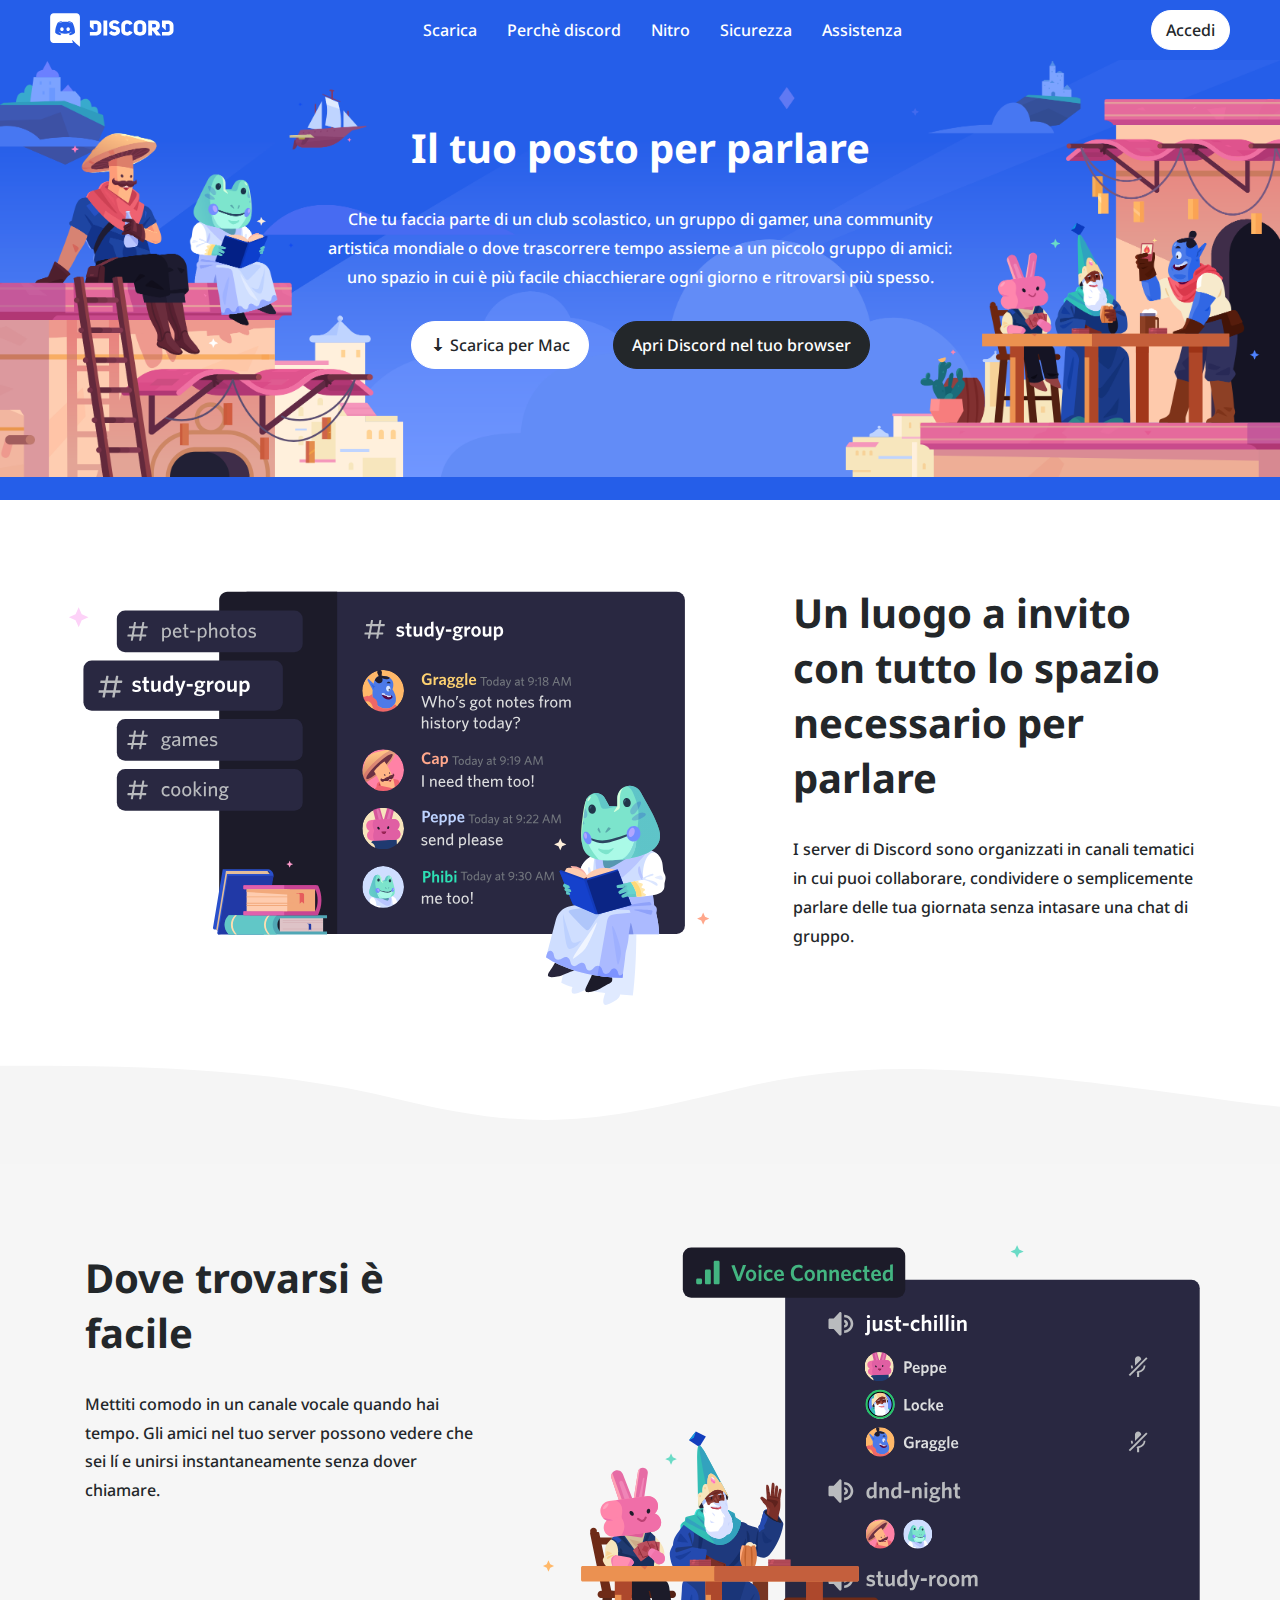
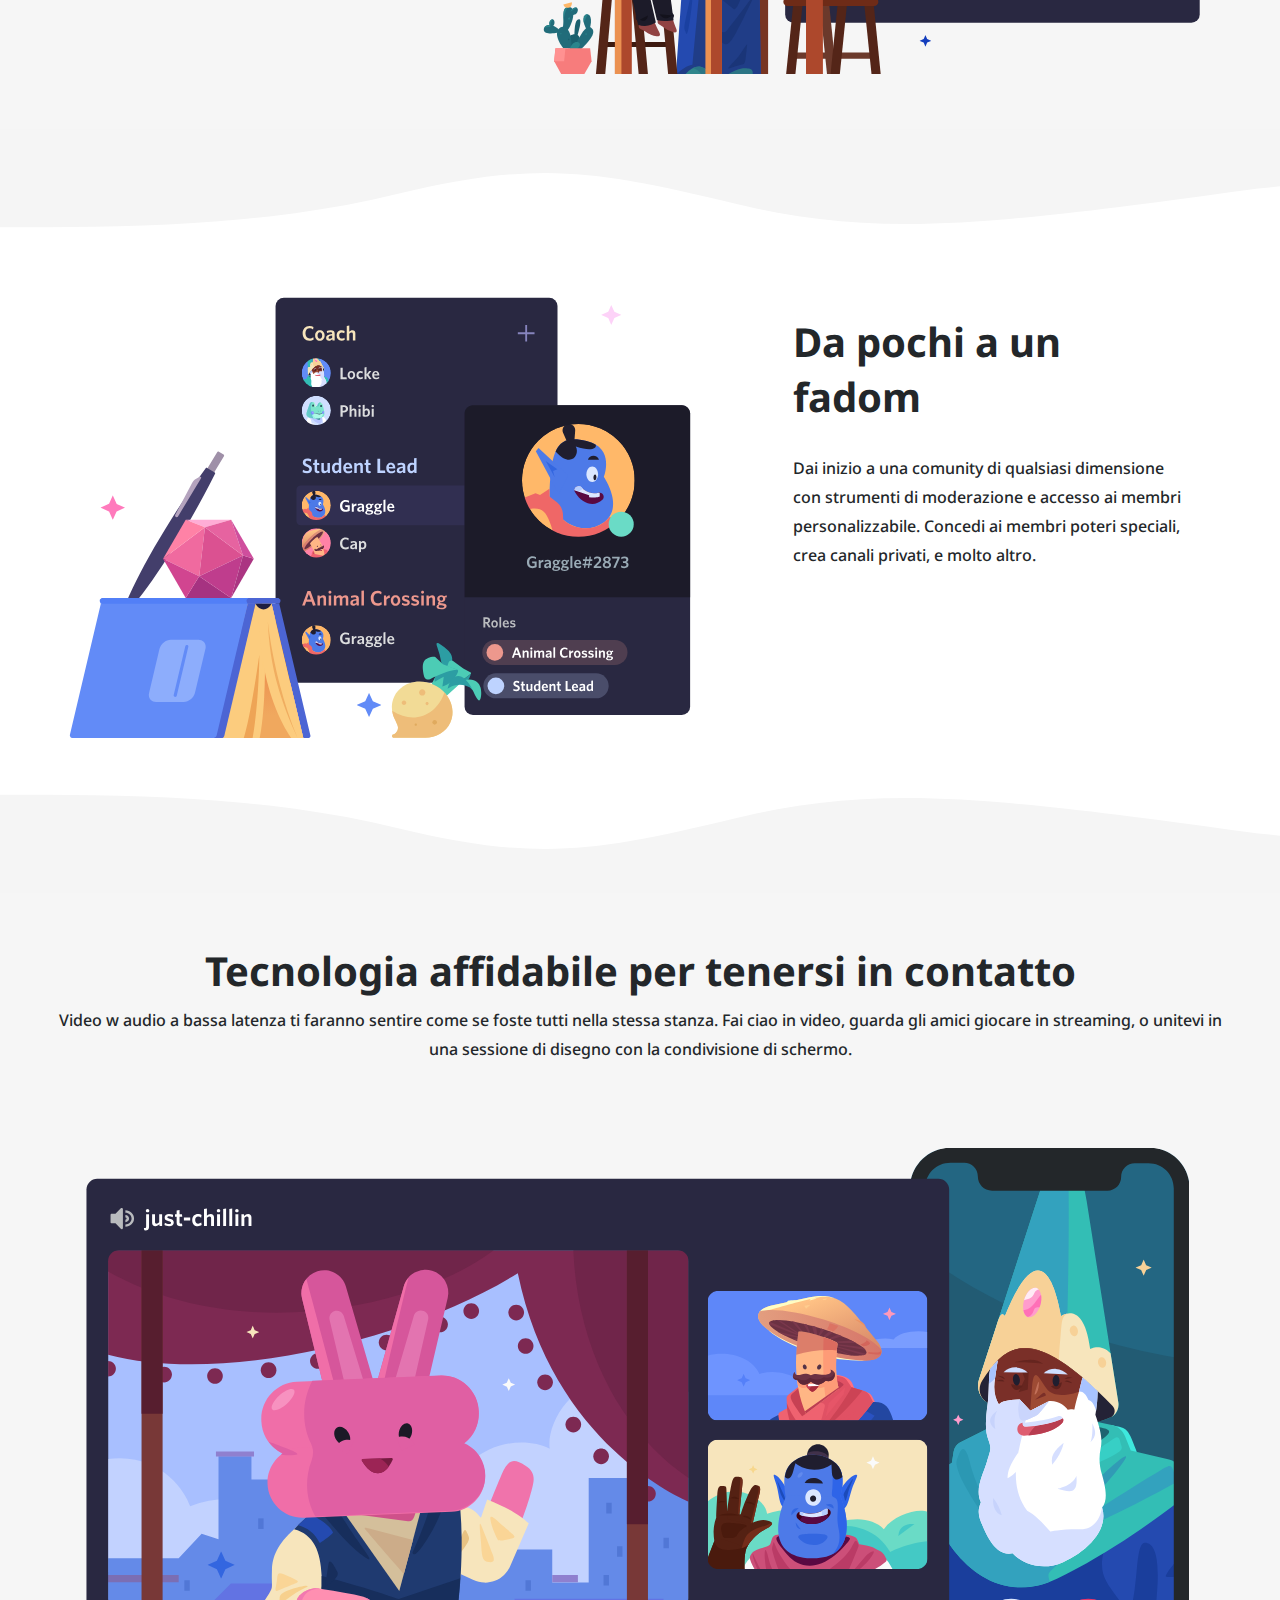
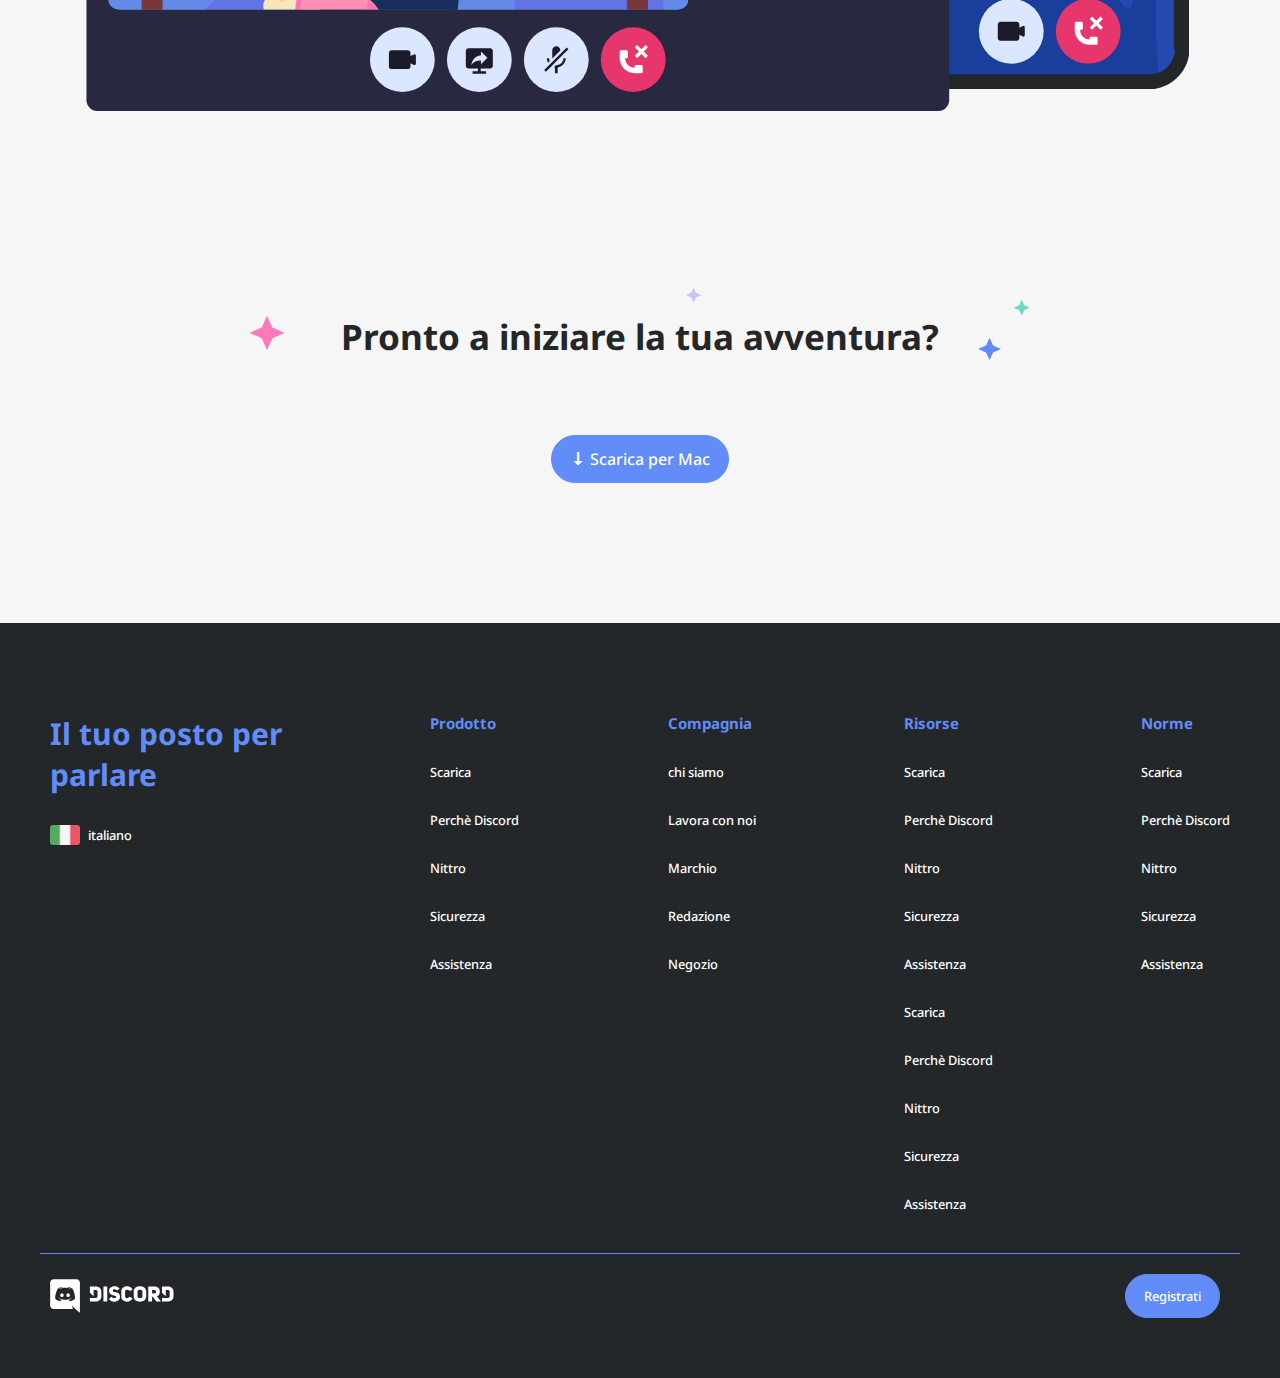
<file: index.html>
<!DOCTYPE html>
<html lang="en">

<head>
    <meta charset="UTF-8">
    <meta name="viewport" content="width=device-width, initial-scale=1.0">
    <link rel="preconnect" href="https://fonts.googleapis.com">
    <link rel="preconnect" href="https://fonts.gstatic.com" crossorigin>
    <link
        href="https://fonts.googleapis.com/css2?family=Noto+Sans:ital,wght@0,100..900;1,100..900&family=Roboto:ital,wght@0,100;0,300;0,400;0,500;0,700;0,900;1,100;1,300;1,400;1,500;1,700;1,900&display=swap"
        rel="stylesheet">
    <link rel="stylesheet" href="https://cdnjs.cloudflare.com/ajax/libs/font-awesome/6.5.1/css/all.min.css"
        integrity="sha512-DTOQO9RWCH3ppGqcWaEA1BIZOC6xxalwEsw9c2QQeAIftl+Vegovlnee1c9QX4TctnWMn13TZye+giMm8e2LwA=="
        crossorigin="anonymous" referrerpolicy="no-referrer" />
    <link rel="stylesheet" href="css/style.css">
    <title>Discord</title>
</head>

<body>
    <!-- header -->
    <header>
        <div class="fixed ">
            <nav class="conteiner d-flex space-between align-items ">
                <img src="img/logo.svg" alt="logo Discord">
                <ul class="d-flex gap flex-wrap">
                    <li><a href="#">Scarica</a>
                    <ul class="dropdown">
                        <li>A</li>
                        <li>B</li>
                        <li>C</li>
                    </ul>
                    </li>
                    <li><a href="#">Perchè discord</a></li>
                    <li><a href="#">Nitro</a></li>
                    <li><a href="#">Sicurezza</a></li>
                    <li><a href="#">Assistenza</a></li>
                </ul>
                <a class="btn-small bg-white text-black flex-wrap" href="pag-access.html">Accedi</a>
            </nav>
        </div>
        <div id="hero">
            <div class="small-conteiner pdg-conteiner d-flex column align-content-center text-center">
                <h1>Il tuo posto per parlare</h1>
                <p>Che tu faccia parte di un club scolastico, un gruppo di gamer, una community artistica mondiale o
                    dove trascorrere tempo assieme a un piccolo gruppo di amici: uno spazio in cui è più facile
                    chiacchierare ogni giorno e ritrovarsi più spesso.</p>
                <div>
                    <a class="btn-big bg-white text-black" href="#">&#129063; Scarica per Mac</a>
                    <a class="btn-big bg-black text-white" href="#">Apri Discord nel tuo browser</a>
                </div>

            </div>
            <div>

            </div>
        </div>
    </header>
    <!-- main -->
    <main>
        <!-- section feature -->
        <section id="feature">
            <div class="conteiner d-flex ">
                <div class="left">
                    <img src="img/item1.svg" alt="feature">
                </div>
                <div class="right d-flex column">
                    <h2>Un luogo a invito con tutto lo spazio necessario per parlare</h2>
                    <p>I server di Discord sono organizzati in canali tematici in cui puoi collaborare, condividere o
                        semplicemente parlare delle tua giornata senza intasare una chat di gruppo. </p>
                </div>
            </div>
        </section>
        <div class="wave"></div>
        <!-- section channel -->
        <section id="channel" class="bg-section">
            <div class="d-flex column">
                <div class="conteiner d-flex row-reverse">
                    <div class="left">
                        <img src="img/item2.svg" alt="channel">
                    </div>
                    <div class="right d-flex column">
                        <h2>Dove trovarsi è facile</h2>
                        <p>Mettiti comodo in un canale vocale quando hai tempo. Gli amici nel tuo server possono vedere
                            che sei lí e unirsi instantaneamente senza dover chiamare.</p>
                    </div>
                </div>
            </div>
        </section>
        <div class="wave-reverse"></div>
        <!-- section comunity -->
        <section id="comunity">
            <div class="conteiner d-flex">
                <div class="left">
                    <img src="img/item3.svg" alt="comunity">
                </div>
                <div class="right d-flex column">
                    <h2>Da pochi a un fadom</h2>
                    <p>Dai inizio a una comunity di qualsiasi dimensione con strumenti di moderazione e accesso ai
                        membri personalizzabile. Concedi ai membri poteri speciali, crea canali privati, e molto altro.
                    </p>
                </div>
            </div>
        </section>
        <!-- section tecnlogy -->
        <div class="wave"></div>
        <section id="tecnology" class="bg-section">
            <div class=" d-flex column align-items conteiner text-center">
                <h2>Tecnologia affidabile per tenersi in contatto</h2>
                <p>Video w audio a bassa latenza ti faranno sentire come se foste tutti nella stessa stanza. Fai
                    ciao in video, guarda gli amici giocare in streaming, o unitevi in una sessione di disegno con
                    la condivisione di schermo.</p>
                <img src="img/item4-big.svg" alt="tecnology" width="100%">
            </div>
        </section>
        <!-- section call-to-action -->
        <section class="bg-section">
            <div class="small-conteiner d-flex column pdg-small-conteiner text-center gap-small-conteiner ">
                <div id="call-to-action">
                    <h2>Pronto a iniziare la tua avventura?</h2>
                </div>
                <div>
                    <a class="btn-big bg-lilla text-white" href="#">&#129063; Scarica per Mac</a>
                </div>
            </div>

        </section>
    </main>
    <!-- footer -->
    <footer>
        <div class="top conteiner d-flex space-between gap flex-wrap">
            <div>
                <ul class="d-flex column">
                    <li>
                        <h2 class="text-lilla">Il tuo posto per <br> parlare</h2>
                    </li>
                    <li class="d-flex align-items">
                        <img id="flag" src="img/ita.png" alt="ita falg">
                        <span>italiano</span>
                        <i class="fa-solid fa-chevron-down"></i>
                    </li>
                    <li class="d-flex gap ">
                        <i class="fa-brands fa-twitter fa-xl"></i>
                        <i class="fa-brands fa-instagram fa-xl"></i>
                        <i class="fa-brands fa-square-facebook fa-xl"></i>
                        <i class="fa-brands fa-youtube fa-xl"></i>
                    </li>
                </ul>
            </div>
            <div>
                <ul class="d-flex column ">
                    <li>
                        <h3>Prodotto</h3>
                    </li>
                    <li><a href="#">Scarica</a></li>
                    <li><a href="#">Perchè Discord</a></li>
                    <li><a href="#">Nittro</a></li>
                    <li><a href="#">Sicurezza</a></li>
                    <li><a href="#">Assistenza</a></li>
                </ul>
            </div>
            <div>
                <ul class="d-flex column">
                    <li>
                        <h3>Compagnia</h3>
                    </li>
                    <li><a href="#">chi siamo</a></li>
                    <li><a href="#">Lavora con noi</a></li>
                    <li><a href="#">Marchio</a></li>
                    <li><a href="#">Redazione</a></li>
                    <li><a href="#">Negozio</a></li>
                </ul>
            </div>
            <div>
                <ul class="d-flex column">
                    <li>
                        <h3>Risorse</h3>
                    </li>
                    <li><a href="#">Scarica</a></li>
                    <li><a href="#">Perchè Discord</a></li>
                    <li><a href="#">Nittro</a></li>
                    <li><a href="#">Sicurezza</a></li>
                    <li><a href="#">Assistenza</a></li>
                    <li><a href="#">Scarica</a></li>
                    <li><a href="#">Perchè Discord</a></li>
                    <li><a href="#">Nittro</a></li>
                    <li><a href="#">Sicurezza</a></li>
                    <li><a href="#">Assistenza</a></li>
                </ul>
            </div>
            <div>
                <ul class="d-flex column">
                    <li>
                        <h3>Norme</h3>
                    </li>
                    <li><a href="#">Scarica</a></li>
                    <li><a href="#">Perchè Discord</a></li>
                    <li><a href="#">Nittro</a></li>
                    <li><a href="#">Sicurezza</a></li>
                    <li><a href="#">Assistenza</a></li>
                </ul>
            </div>
        </div>
        <div class="bottom conteiner d-flex space-between align-content-center flex-wrap">
            <img src="img/logo.svg" alt="logo Discord">
            <a class="btn-big bg-lilla" href="#">Registrati</a>
        </div>
    </footer>
</body>

</html>
</file>
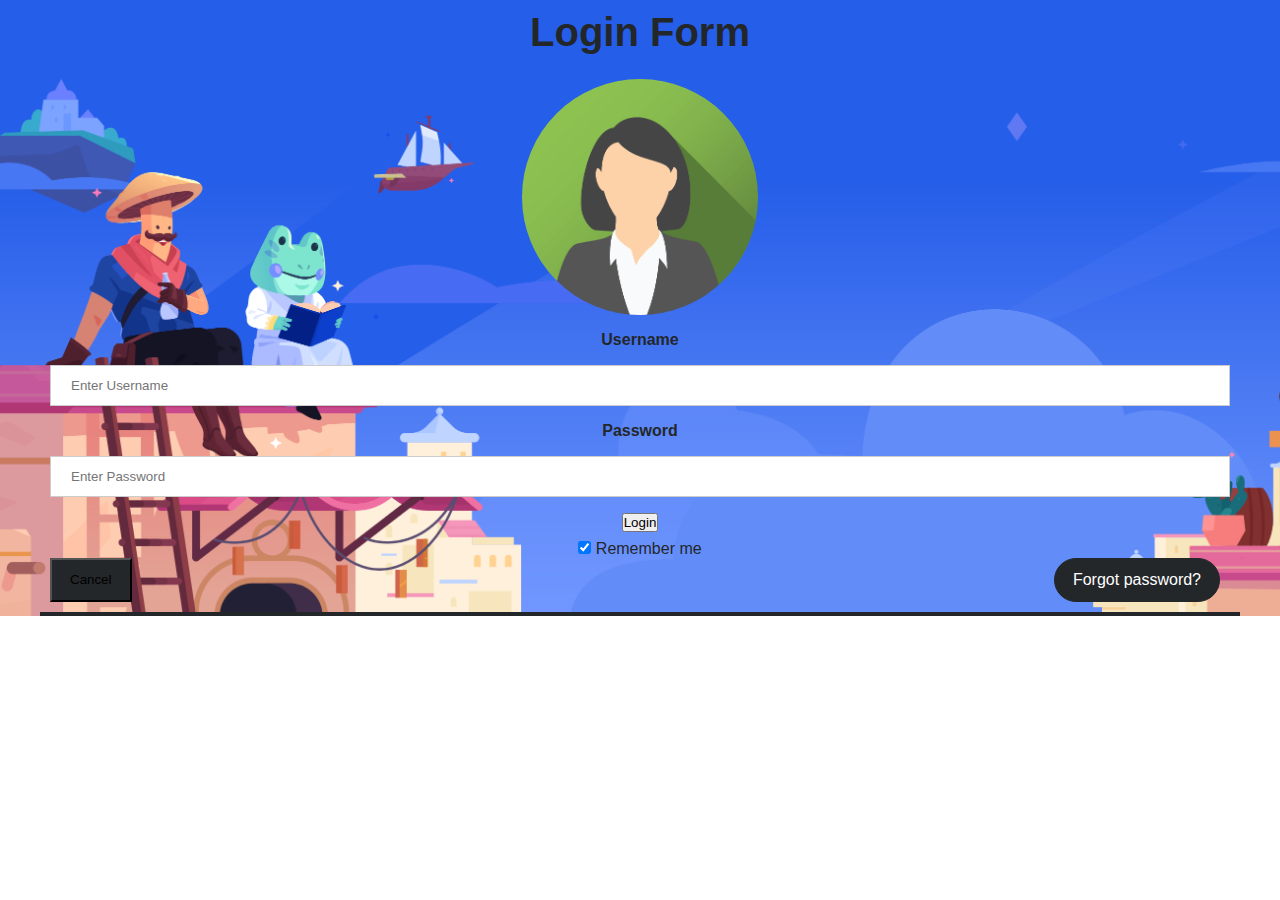
<file: pag-access.html>
<!DOCTYPE html>
<html lang="en">

<head>
    <meta charset="UTF-8">
    <meta name="viewport" content="width=device-width, initial-scale=1.0">
    <link rel="stylesheet" href="./css/style.css">
    <link rel="stylesheet" href="./css/style-2.css">
    <title>access</title>
</head>

<body>
    <div class="conteiner">
        <h2 class="text-center">Login Form</h2>

        <form action="#" method="post">
            <div class="imgcontainer">
                <img src="./img/img_avatar2.png" alt="Avatar" class="avatar">
            </div>

            <div class=" d-flex column align-items">
                <label for="uname"><b>Username</b></label>
                <input type="text" placeholder="Enter Username" name="uname" required>

                <label for="psw"><b>Password</b></label>
                <input type="password" placeholder="Enter Password" name="psw" required>

                <button type="submit">Login</button>
                <label>
                    <input type="checkbox" checked="checked" name="remember"> Remember me
                </label>
            </div>

            <div class=" d-flex space-between">
                <button type="button" class="cancelbtn">Cancel</button>
                <span class="btn-big bg-black text-white">Forgot <a href="#">password?</a></span>
            </div>
        </form>
    </div>
</body>

</html>
</file>
<file: css/style-2.css>
/* general */
* {
    margin: 0;
    padding: 0;
    box-sizing: border-box;
}

:root {
    --color-scondary: #ffffff;
    --color-primary: #23272a;
    --color-header-bg: #255EE9;
    --color-section-bg: #f6f6f6;
    --color-contrast: #628CF7;
}

body{
    font-family: "Noto Sans", sans-serif;
    font-weight: 500;
    background-image: url(../img/jumbo.png);
    color: var(--color-primary)
}

/* utility */

input[type=text],
input[type=password] {
    width: 100%;
    padding: 12px 20px;
    margin: 8px 0;
    display: inline-block;
    border: 1px solid #ccc;
    box-sizing: border-box;
}

.button {
    background-color: var(--color-primary);
    color:var(--color-scondary);
    padding: 14px 20px;
    margin: 8px 0;
    border: none;
    border-radius: 20px;
    cursor: pointer;
    width: 100%;
}

.button:hover {
    opacity: 0.8;
}

.cancelbtn {
    width: auto;
    padding: 10px 18px;
    background-color: var(--color-primary);
}

.cancelbtn:hover {
    border: 1px solid;
    box-shadow: 5px 8px 11px var(--color-primary);
}

.imgcontainer {
    text-align: center;
    margin: 24px 0 12px 0;
}

img.avatar {
    width: 20%;
    border-radius: 50%;
}

.conteiner{
    border-bottom: 4px solid var(--color-primary);
}
</file>
<file: css/style.css>
/* reset */
* {
    margin: 0;
    padding: 0;
    box-sizing: border-box;
}

ul {
    list-style: none;
}

a {
    text-decoration: none;
    color: var(--color-scondary);
}

a:hover:not(.btn-small, .btn-big) {
    text-decoration: underline;
}


/* general */
:root {
    --color-scondary: #ffffff;
    --color-primary: #23272a;
    --color-header-bg: #255EE9;
    --color-section-bg: #f6f6f6;
    --color-contrast: #628CF7;
}

/* .debug {
    border: 1px solid red;
} */

body {
    font-family: "Noto Sans", sans-serif;
    font-weight: 500;
    background-color: var(--color-scondary);
    background-size: cover;
    background-repeat: no-repeat;
    color: var(--color-primary)
}

p {
    line-height: 1.8;
}

/* utility */
.conteiner:not(wave) {
    max-width: 1200px;
    margin: 0 auto;
    padding: 10px;
}

.small-conteiner {
    max-width: 800px;
    margin: 0 auto;
    padding: 10px;
}

.pdg-conteiner {
    padding: 120px 80px;
}

.pdg-small-conteiner {
    padding-bottom: 100px;
}


.btn-small {
    display: inline-block;
    padding: 8px 14px;
    border-radius: 25px;
    border: 1px solid var(--color-scondary);
    transition: all 1s;
}

.btn-small:hover {
    border: 1px solid;
    box-shadow: 5px 8px 11px var(--color-primary);
}

.btn-big {
    display: inline-block;
    padding: 12px 18px;
    margin: 0 10px;
    border: 1px solid var(--color-scondary);
    border-radius: 25px;
    transition: all 1s;
}

.btn-big:hover {
    border: 1px solid;
    box-shadow: 5px 8px 11px var(--color-primary);
}

/* utility flex */
.d-flex {
    display: flex;
}

.row-reverse {
    flex-direction: row-reverse;
}

.column-reverse {
    flex-direction: column-reverse;
}

.space-between {
    justify-content: space-between;
}

.column {
    flex-direction: column;
    justify-content: flex-start;
    row-gap: 30px;
}

.align-items {
    align-items: center;
    gap: 8px;
}

.gap {
    grid-gap: 30px;
}

.gap-small-conteiner {
    grid-gap: 60px;
}

.flex-wrap {
    flex-wrap: wrap;
}

/* utitlity background */
.bg-white {
    background-color: var(--color-scondary);
}

.bg-lilla {
    background-color: var(--color-contrast);
    border-color: var(--color-contrast);
}

.bg-black {
    background-color: var(--color-primary);
    border-color: var(--color-primary);
}

.bg-section {
    background-color: var(--color-section-bg);
}

/* utility text */
.text-white {
    color: white;
}

.text-black {
    color: var(--color-primary)
}

.text-lilla {
    color: var(--color-contrast);
}

.text-center {
    margin: 0 auto;
    text-align: center;
}

/* header */
header {
    background-color: var(--color-header-bg);
    color: var(--color-scondary);
}

#hero {
    background-image: url('../img/jumbo.png');
    min-height: 500px;
    background-size: 100%;
    background-repeat: no-repeat;
}

h1 {
    font-size: 40px;
}

.fixed{
    position: fixed;
    top: 0;
    width: 100%;
    margin: 0 auto;
    background-color: var(--color-header-bg);
    z-index: 1001px;
}

.dropdown{
    width: 100px;
    background-color: white;
    color: black;
    position: absolute;
    left: 0;
    top: 100%;
    z-index: 1001px;
    display: none;
}

nav ul li{
    position: relative;
}

nav ul li:hover .dropdown{
    display: block;
}
/* main */
.left {
    width: 60%;
}

.left img {
    width: 100%;
}

.center-img {
    width: 150%;
}

.right {
    width: 40%;
    padding: 3%;
}

h2 {
    font-size: 40px;
}

section {
    padding: 40px;
}

.wave {
    background-image: url(../img/wave.svg);
    opacity: 0.04;
    height: 100px;
}

.wave-reverse {
    background-image: url(../img/wave.svg);
    opacity: 0.04;
    height: 100px;
    transform: rotateX(180deg);
}

/* footer */
footer {
    background-color: var(--color-primary);
    color: var(--color-scondary);
    font-size: 80%;
}

footer h2 {
    font-size: 30px;
}

h3 {
    color: var(--color-contrast);
}

footer .top {
    border-bottom: 1px solid var(--color-contrast);
    padding-top: 90px;
    padding-bottom: 40px;
}

footer .bottom {
    padding-top: 20px;
    padding-bottom: 60px;
}




/* id specific */

#flag {
    width: 30px;
}

#call-to-action {
    background-image: url('../img/stars.svg');
    background-size: 100%;
    background-repeat: no-repeat;
    padding: 25px 45px 15px;
}

#call-to-action h2 {
    font-size: 35px;
}
</file>
